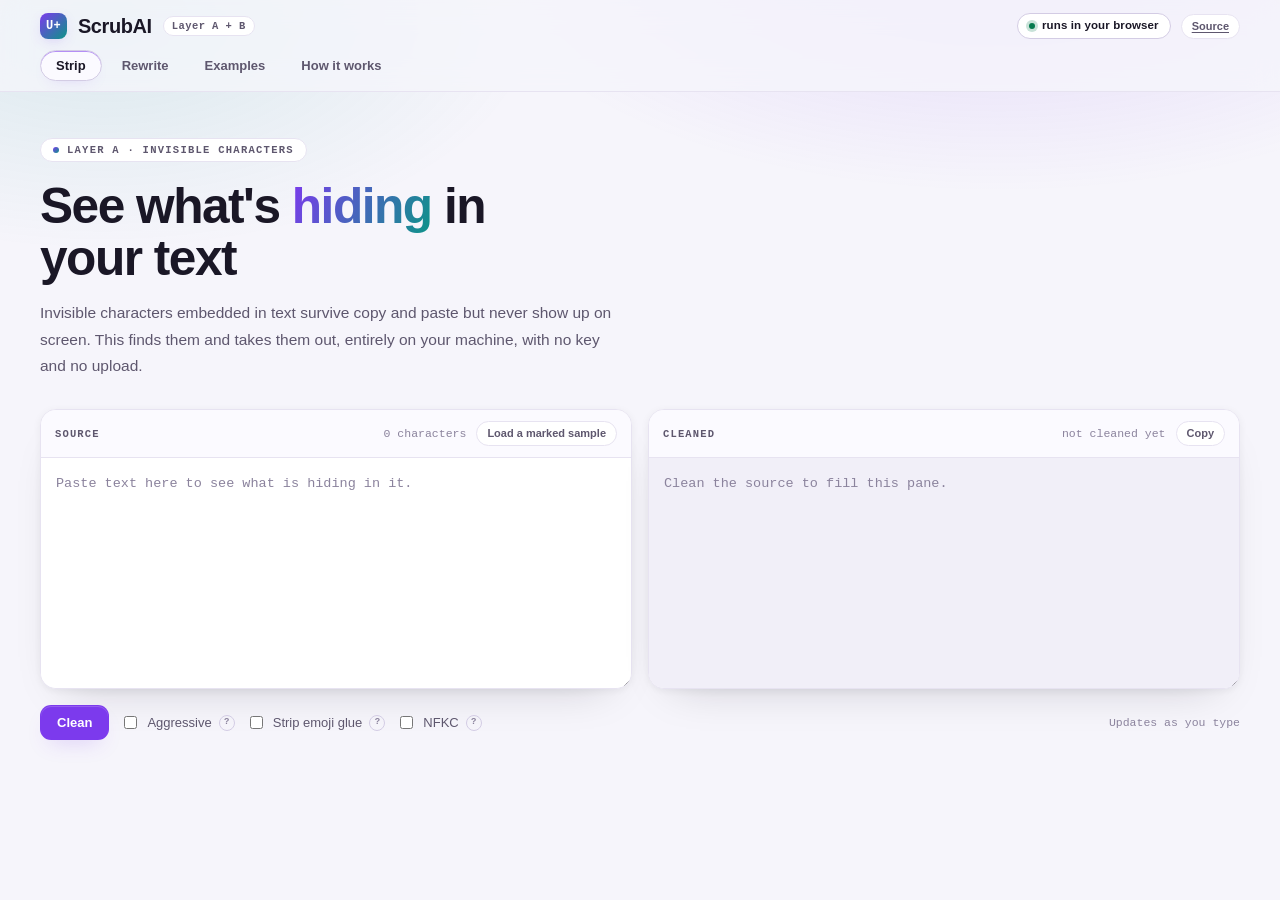
<file: web/index.html>
<!DOCTYPE html>
<html lang="en">
<head>
<meta charset="utf-8">
<meta name="viewport" content="width=device-width, initial-scale=1">
<title>ScrubAI: strip AI watermarks from text</title>
<meta name="description" content="Remove invisible Unicode watermarks and displace statistical token-sampling watermarks. Runs entirely in your browser.">

<!-- Metadata for link previews when the page is shared. -->
<link rel="canonical" href="https://yasir-mo.github.io/AI-watermark-remover-GUI/">
<meta property="og:type" content="website">
<meta property="og:site_name" content="ScrubAI">
<meta property="og:title" content="ScrubAI: strip AI watermarks from text">
<meta property="og:description" content="Find and remove invisible Unicode characters hidden in text, then rewrite through a second model to displace statistical watermarks. No account, no upload, and no server. It runs in your browser.">
<meta property="og:url" content="https://yasir-mo.github.io/AI-watermark-remover-GUI/">
<meta name="twitter:card" content="summary">
<meta name="twitter:title" content="ScrubAI: strip AI watermarks from text">
<meta name="twitter:description" content="Invisible Unicode watermarks, revealed and removed in your browser. Bring your own key for the rewrite layer, or use it with no key at all.">

<!-- No server, and the page handles API keys, so script injection is the only
     realistic way a key leaks. Lock the origins down. 'wasm-unsafe-eval' and
     the jsdelivr/huggingface entries exist solely for the opt-in local model;
     nothing loads from them until the visitor clicks. -->
<!-- connect-src must allow plain http to loopback: the "custom OpenAI-compatible"
     provider exists so people can point at Ollama, LM Studio or llama.cpp on
     their own machine, and those serve http://localhost. A bare `https:` here
     blocked that, and the failure surfaced as a generic network error.
     Loopback is not a meaningful exfiltration path.
     frame-ancestors is deliberately absent: it is ignored in a <meta> CSP, and
     GitHub Pages cannot set response headers, so listing it would only imply a
     protection that is not actually in force. -->
<meta http-equiv="Content-Security-Policy" content="
  default-src 'self';
  script-src 'self' https://cdn.jsdelivr.net 'wasm-unsafe-eval';
  style-src 'self' 'unsafe-inline';
  img-src 'self' data:;
  connect-src https: http://localhost:* http://127.0.0.1:*;
  worker-src 'self' blob:;
  base-uri 'none';
  form-action 'none';
  object-src 'none'">
<meta name="referrer" content="no-referrer">

<link rel="stylesheet" href="./styles.css">
<link rel="icon" href="data:image/svg+xml,<svg xmlns='http://www.w3.org/2000/svg' viewBox='0 0 32 32'><text y='26' font-size='26'>◍</text></svg>">
</head>
<body>

<div class="topbar">
<header class="masthead">
  <div class="brand">
    <span class="brand-mark" aria-hidden="true">U+</span>
    <h1>ScrubAI</h1>
    <span class="version" id="version">Layer A + B</span>
  </div>
  <div class="masthead-right">
    <span class="lamp on" title="Nothing you type is sent to this site's server, because it does not have one.">
      runs in your browser
    </span>
    <a class="mini" id="repo-link" href="https://github.com/yasir-mo/AI-watermark-remover-GUI" target="_blank" rel="noopener">Source</a>
  </div>
</header>

<nav class="tabs" role="tablist">
  <button role="tab" class="tab is-active" data-tab="strip" aria-selected="true">Strip</button>
  <button role="tab" class="tab" data-tab="rewrite" aria-selected="false">Rewrite</button>
  <button role="tab" class="tab" data-tab="examples" aria-selected="false">Examples</button>
  <button role="tab" class="tab" data-tab="about" aria-selected="false">How it works</button>
</nav>
</div><!-- .topbar -->

<main>

<!-- ═══════════════════════════════════════════════════ STRIP (Layer A) ══ -->
<section class="panel" id="tab-strip" role="tabpanel">

  <div class="hero">
    <span class="eyebrow">Layer A · Invisible characters</span>
    <h1 class="hero-title">See what's <span class="grad">hiding</span> in your text</h1>
    <p class="lede">
      Invisible characters embedded in text survive copy and paste but never show
      up on screen. This finds them and takes them out, entirely on your machine,
      with no key and no upload.
    </p>
  </div>

  <div class="split">
    <div class="pane">
      <div class="pane-head">
        <h2>Source</h2>
        <span class="pane-meta" id="src-count">0 characters</span>
        <button class="mini" id="load-sample" type="button">Load a marked sample</button>
      </div>
      <textarea id="src" spellcheck="false"
        placeholder="Paste text here to see what is hiding in it."></textarea>
    </div>

    <div class="pane">
      <div class="pane-head">
        <h2>Cleaned</h2>
        <span class="pane-meta" id="out-count">not cleaned yet</span>
        <button class="mini" id="copy-out" type="button">Copy</button>
      </div>
      <textarea id="out" spellcheck="false" readonly
        placeholder="Clean the source to fill this pane."></textarea>
    </div>
  </div>

  <div class="controls">
    <button class="btn btn-primary" id="btn-clean" type="button">Clean</button>
    <label class="check"><input type="checkbox" id="opt-aggressive"> Aggressive
      <span class="hint" title="Also fold Cyrillic, Greek and fullwidth lookalikes to ASCII. This corrupts text that is genuinely Cyrillic or Greek.">?</span></label>
    <label class="check"><input type="checkbox" id="opt-glue"> Strip emoji glue
      <span class="hint" title="Removes joiners that emoji sequences and Persian, Devanagari and Khmer text depend on. This will break them.">?</span></label>
    <label class="check"><input type="checkbox" id="opt-nfkc"> NFKC
      <span class="hint" title="Apply Unicode NFKC normalization after cleaning.">?</span></label>
    <span class="pane-meta" id="live-note">Updates as you type</span>
  </div>

  <div id="sample-note" class="callout" hidden></div>

  <div class="reveal-block" id="reveal-block" hidden>
    <div class="section-head">
      <h3>Reveal</h3>
      <p>Every hidden character, materialized where it sits. Hover for details.</p>
    </div>
    <div class="ruler" id="ruler" aria-hidden="true"></div>
    <div class="reveal" id="reveal"></div>
  </div>

  <div class="findings-block" id="findings-block" hidden>
    <div class="section-head">
      <h3>Findings</h3>
      <p id="findings-summary"></p>
    </div>
    <div class="table-wrap">
      <table class="data" id="findings">
        <thead><tr>
          <th>Codepoint</th><th>Name</th><th>Kind</th>
          <th class="num">Count</th><th class="num">Kept</th><th>Offsets</th>
        </tr></thead>
        <tbody></tbody>
      </table>
    </div>
    <p class="footnote" id="kept-note" hidden></p>
  </div>
</section>

<!-- ═════════════════════════════════════════════════ REWRITE (Layer B) ══ -->
<section class="panel" id="tab-rewrite" role="tabpanel" hidden>

  <p class="lede">
    Some models bias their own token sampling with a secret key, so the
    watermark is the word choices, so there is nothing to delete. A second model
    rewrites the prose from its own distribution, and the original pattern does
    not carry over.
  </p>

  <div class="mode-picker" role="radiogroup" aria-label="Rewrite mode">
    <label class="mode">
      <input type="radio" name="rwmode" value="examples" checked>
      <span class="mode-title">See examples</span>
      <span class="mode-sub">No key, instant. Worked before/after pairs.</span>
    </label>
    <label class="mode">
      <input type="radio" name="rwmode" value="key">
      <span class="mode-title">Use my API key</span>
      <span class="mode-sub">Best quality. Free tiers available. Key stays in this tab.</span>
    </label>
    <label class="mode">
      <input type="radio" name="rwmode" value="local">
      <span class="mode-title">Run a model in my browser</span>
      <span class="mode-sub">No key at all. Large download, weaker output.</span>
    </label>
  </div>

  <!-- BYOK config -->
  <div id="cfg-key" hidden>
    <div class="privacy">
      <strong>Your key goes straight from this page to the provider.</strong>
      This site has no server, so there is nowhere else for it to go. Open your
      browser's network tab and you will see exactly one request, to the
      provider's own domain. The key is kept for this tab only unless you tick
      “remember”.
    </div>

    <div class="grid2">
      <label class="field">
        <span>Provider</span>
        <select id="rw-provider"></select>
        <em class="field-note" id="provider-note"></em>
      </label>

      <label class="field">
        <span>Model</span>
        <input type="text" id="rw-model" spellcheck="false" list="model-list">
        <datalist id="model-list"></datalist>
        <em class="field-note" id="model-note"></em>
      </label>
    </div>

    <label class="field" id="endpoint-field" hidden>
      <span>Endpoint URL</span>
      <input type="text" id="rw-endpoint" spellcheck="false"
             placeholder="https://host/v1/chat/completions">
    </label>

    <label class="field">
      <span>API key <em id="key-state"></em></span>
      <span class="key-row">
        <input type="password" id="rw-key" autocomplete="off" spellcheck="false"
               placeholder="paste your key">
        <button class="mini" id="key-show" type="button">Show</button>
        <button class="mini" id="key-clear" type="button">Forget</button>
      </span>
      <em class="field-note" id="key-note"></em>
    </label>

    <label class="check">
      <input type="checkbox" id="key-remember"> Remember on this device
      <span class="hint" title="Stores the key in localStorage so it survives closing the tab. Anyone with access to this browser profile can read it.">?</span>
    </label>

    <p class="footnote" id="get-key-line"></p>
  </div>

  <!-- Local model config -->
  <div id="cfg-local" hidden>
    <div class="callout warn" id="webgpu-warn" hidden></div>
    <div class="grid2">
      <label class="field">
        <span>Model</span>
        <select id="local-model"></select>
        <em class="field-note">Downloaded once, then cached by your browser.</em>
      </label>
      <div class="field">
        <span>Status</span>
        <div class="progress"><div class="progress-fill" id="local-progress"></div></div>
        <em class="field-note" id="local-status">Not loaded.</em>
      </div>
    </div>
    <div class="callout">
      A model this small is a weak paraphraser. It shows the mechanism without
      showing Layer B at its best. For real work, a free-tier key with a large
      model gives far better results.
    </div>
  </div>

  <!-- Shared knobs -->
  <div id="cfg-shared" hidden>
    <div class="grid2">
      <label class="field">
        <span>Strength</span>
        <select id="rw-strength"></select>
        <em class="field-note" id="strength-note"></em>
      </label>
      <label class="field">
        <span>Temperature <output id="rw-temp-val">0.9</output></span>
        <input type="range" id="rw-temp" min="0" max="2" step="0.1" value="0.9">
        <em class="field-note">Higher wanders further from the original wording.</em>
      </label>
    </div>
    <label class="field">
      <span>Candidates <output id="rw-cand-val">1</output></span>
      <input type="range" id="rw-cand" min="1" max="5" step="1" value="1">
      <em class="field-note">Generate several, keep the one that diverges most. Costs one call each.</em>
    </label>
  </div>

  <div class="split" id="rw-panes" hidden>
    <div class="pane">
      <div class="pane-head">
        <h2>Your text</h2>
        <span class="pane-meta" id="rw-src-count">0 characters</span>
      </div>
      <textarea id="rw-src" spellcheck="false"
        placeholder="Paste the text you want rewritten."></textarea>
    </div>
    <div class="pane">
      <div class="pane-head">
        <h2>Rewritten</h2>
        <span class="pane-meta" id="rw-out-count">no result yet</span>
        <button class="mini" id="rw-copy" type="button">Copy</button>
      </div>
      <textarea id="rw-out" spellcheck="false" readonly
        placeholder="The rewritten text appears here."></textarea>
    </div>
  </div>

  <div class="controls" id="rw-controls" hidden>
    <button class="btn btn-primary" id="rw-run" type="button">Rewrite</button>
    <button class="btn" id="rw-preview" type="button">Show the exact prompt</button>
    <button class="btn" id="rw-cancel" type="button" hidden>Cancel</button>
    <span class="pane-meta" id="rw-progress"></span>
  </div>

  <div id="rw-result" hidden>
    <div class="section-head"><h3>Result</h3><p id="rw-stats"></p></div>
    <div class="meter" id="div-meter" hidden>
      <div class="meter-bar"><div class="meter-fill" id="div-fill"></div></div>
      <span class="meter-label" id="div-label"></span>
    </div>
    <p class="footnote"><span class="meter-label" id="len-label"></span></p>
    <ul class="notes" id="rw-notes"></ul>
  </div>

  <div id="rw-prompt-block" hidden>
    <div class="section-head">
      <h3>Prompt</h3>
      <p>Byte-for-byte what would be sent. Nothing else is added.</p>
    </div>
    <pre class="preview" id="rw-prompt"></pre>
  </div>

  <!-- Examples mode -->
  <div id="cfg-examples">
    <div class="callout">
      <strong>These “after” texts are written by hand to illustrate the goal of
      each setting.</strong> They are not model output and this page does not
      pretend otherwise. The divergence score under each one is real, computed
      live by the same function that scores an actual rewrite.
    </div>
    <div id="examples-list"></div>
  </div>
</section>

<!-- ══════════════════════════════════════════════════════════ EXAMPLES ══ -->
<section class="panel" id="tab-examples" role="tabpanel" hidden>
  <div class="section-head">
    <h3>What gets found</h3>
    <p>Each button loads real text into the Strip tab. Nothing is simulated.</p>
  </div>
  <div class="cards" id="demo-cards"></div>
</section>

<!-- ═════════════════════════════════════════════════════════════ ABOUT ══ -->
<section class="panel" id="tab-about" role="tabpanel" hidden>
  <div class="prose">
    <h3>Two different problems</h3>
    <p>
      <strong>Layer A, invisible characters.</strong> Zero-width spaces,
      joiners, bidi controls, variation selectors and Unicode tag characters can
      be embedded in text without showing on screen. Tag characters can carry a
      whole hidden string. Removing them is deterministic and lossless: they are
      either present or they are not, and you can verify the result by running
      the scan again. This runs in your browser, in JavaScript, with no key.
    </p>
    <p>
      <strong>Layer B, statistical watermarks.</strong> A model can bias its
      own token sampling with a secret key. Kirchenbauer's KGW scheme hashes
      preceding tokens to split the vocabulary into a green list and a red list,
      then nudges green tokens upward. Google's SynthID-Text runs a tournament
      between candidates instead. Either way the mark <em>is</em> the word
      choices, so there is nothing to delete. A second model rewriting the prose
      samples from its own distribution and does not reproduce the first model's
      pattern.
    </p>

    <h3>What this does not do</h3>
    <ul>
      <li>
        <strong>Layer B is not a guarantee.</strong> It displaces a token-level
        watermark; it does not prove absence. It is weaker against
        paragraph-level schemes such as SemStamp and PostMark than against the
        token-level ones currently deployed. Nothing here makes text
        “undetectable”.
      </li>
      <li>
        <strong>Rewriting costs quality.</strong> If you would rewrite with a
        cheaper model anyway, generating with that model directly is simpler.
        Layer B is useful when you wanted a stronger model's reasoning and will
        spend a paraphrase pass on hygiene.
      </li>
      <li>
        <strong>Use a different vendor.</strong> Rewriting Claude output with
        Claude, or Gemini output with Gemini, can re-apply the same mark.
      </li>
      <li>
        <strong>This page is text only.</strong> Files, image metadata, C2PA
        manifests and PDFs need the local tool.
      </li>
    </ul>

    <h3>Where your data goes</h3>
    <p>
      Layer A never leaves your browser. Layer B sends your text to whichever
      provider you choose, using your key, directly. This site has no backend
      to route it through. The opt-in in-browser model sends nothing anywhere,
      but downloads model weights from a CDN on first use.
    </p>

    <h3>Providers</h3>
    <p>
      A browser can only call providers that permit cross-origin requests. These
      were verified by preflight; the ones that block browsers still work in the
      local app, where a Python process makes the call and CORS never applies.
    </p>
    <div class="table-wrap">
      <table class="data" id="provider-table">
        <thead><tr><th>Provider</th><th>From this page</th><th>Notes</th></tr></thead>
        <tbody></tbody>
      </table>
    </div>

    <h3>The full toolkit</h3>
    <p>
      This page is the text half. The local tool also strips C2PA manifests,
      EXIF, XMP and document properties from PNG, JPEG, WebP, SVG, PDF, DOCX,
      ODT, HTML and Markdown, and ships a CLI, an HTTP service and an agent
      skill.
      <a id="repo-link-2" href="https://github.com/yasir-mo/AI-watermark-remover-GUI" target="_blank" rel="noopener">Source and install instructions</a>.
    </p>
  </div>
</section>

</main>

<div class="toast" id="toast" hidden role="status" aria-live="polite"></div>

<script type="module" src="./src/app.js"></script>
<noscript>
  <p style="padding:24px">This tool runs entirely in the browser, so it needs JavaScript enabled.</p>
</noscript>
</body>
</html>
</file>
<file: web/styles.css>
/* scrubai styles: a forensic instrument, dark by default.
   The subject is codepoint notation, so monospace is the data face and a clean
   sans carries the shell. Colour is a taxonomy: each finding kind owns one hue,
   and those hues light up against a quiet indigo-charcoal ground.
   The base below is shared with the local UI (ui/style.css); the web-only
   additions follow after the divider. */

:root {
  color-scheme: dark;

  /* Neutral shell: indigo-tinted, never pure black. */
  --paper:      #0B0A12;
  --surface:    #17141F;
  --surface-2:  #1E1A29;
  --sunk:       #0E0C16;
  --ink:        #ECEAF5;
  --muted:      #A49CB8;
  --faint:      #6F6785;
  --rule:       #272235;
  --rule-hard:  #392F4E;

  /* Accent through-line (violet, from the U+ brand mark) and a teal signal. */
  --accent:     #8B5CF6;
  --accent-lo:  #7C3AED;
  --accent-2:   #22D3B7;
  --accent-ink: #FFFFFF;
  --glow:       color-mix(in srgb, var(--accent) 55%, transparent);

  /* Finding taxonomy, tuned for a dark ground. */
  --k-zwj:      #B092FF;
  --k-bidi:     #FF79B0;
  --k-tag:      #6FB0FF;
  --k-vs:       #34D6C6;
  --k-pua:      #FF9E63;
  --k-space:    #F0C25A;
  --k-conf:     #9AA4B4;
  --k-strip:    #B092FF;
  --k-other:    #C3B2E6;

  --ok:         #34D399;
  --off:        #4A4360;
  --warn:       #F0B24A;
  --danger:     #FF6B87;

  --mono: ui-monospace, "Cascadia Mono", "SF Mono", "JetBrains Mono", Menlo,
          Consolas, "Liberation Mono", monospace;
  --sans: ui-sans-serif, -apple-system, "Segoe UI Variable Text", "Segoe UI",
          Roboto, "Helvetica Neue", Arial, sans-serif;

  --r-sm: 7px;
  --r:    11px;
  --r-lg: 16px;

  --shadow-sm: 0 1px 2px rgba(0,0,0,.5);
  --shadow:    0 2px 6px rgba(0,0,0,.34), 0 20px 44px -22px rgba(0,0,0,.72);
  --shadow-lg: 0 12px 54px -14px rgba(0,0,0,.8);
}

/* Light stays close to the original forensic palette. */
@media (prefers-color-scheme: light) {
  :root {
    color-scheme: light;

    --paper:      #F6F5FB;
    --surface:    #FFFFFF;
    --surface-2:  #FBFAFF;
    --sunk:       #F1EFF8;
    --ink:        #1A1726;
    --muted:      #5E576E;
    --faint:      #8B839D;
    --rule:       #E7E3F1;
    --rule-hard:  #D3CCE4;

    --accent:     #7C3AED;
    --accent-lo:  #6D28D9;
    --accent-2:   #0D9488;
    --accent-ink: #FFFFFF;
    --glow:       color-mix(in srgb, var(--accent) 26%, transparent);

    --k-zwj:      #7B2FF7;
    --k-bidi:     #D6006E;
    --k-tag:      #0057D9;
    --k-vs:       #00807A;
    --k-pua:      #C2410C;
    --k-space:    #A16207;
    --k-conf:     #5B6472;
    --k-strip:    #7B2FF7;
    --k-other:    #4B3F63;

    --ok:         #067A4E;
    --off:        #B3AABF;
    --warn:       #B45309;
    --danger:     #C81E4A;

    --shadow-sm: 0 1px 2px rgba(22,20,28,.06);
    --shadow:    0 2px 8px rgba(22,20,28,.06), 0 20px 44px -26px rgba(22,20,28,.22);
    --shadow-lg: 0 22px 62px -20px rgba(22,20,28,.26);
  }

  /* Saturated taxonomy hues in light mode read better with white text. */
  .chip:not(.is-kept), .kindtag, .verb { color: #fff; }
}

* { box-sizing: border-box; }

/* The `hidden` attribute is only display:none in the UA stylesheet, so any
   author rule that sets display (a .split grid, a .controls flex) beats it and
   the element stays on screen. This makes hidden take effect. */
[hidden] { display: none !important; }

html { -webkit-text-size-adjust: 100%; }

body {
  margin: 0;
  background: var(--paper);
  color: var(--ink);
  font: 15px/1.55 var(--sans);
  font-variant-numeric: tabular-nums;
  -webkit-font-smoothing: antialiased;
  text-rendering: optimizeLegibility;
}

/* A soft ambient wash so the dark ground has depth rather than reading flat. */
body::before {
  content: "";
  position: fixed;
  inset: 0;
  z-index: -1;
  pointer-events: none;
  background:
    radial-gradient(60% 42% at 78% -8%, color-mix(in srgb, var(--accent) 16%, transparent), transparent 70%),
    radial-gradient(50% 38% at 8% 2%, color-mix(in srgb, var(--accent-2) 12%, transparent), transparent 68%);
}

h1, h2, h3 { margin: 0; font-weight: 600; }

a { color: var(--accent); text-underline-offset: 2px; }
a:hover { color: var(--accent-lo); }

/* ─────────────────────────────────────────────────────── top bar */

.topbar {
  position: sticky;
  top: 0;
  z-index: 30;
  background: color-mix(in srgb, var(--paper) 80%, transparent);
  backdrop-filter: saturate(1.5) blur(14px);
  -webkit-backdrop-filter: saturate(1.5) blur(14px);
  border-bottom: 1px solid var(--rule);
}

.masthead {
  display: flex; align-items: center; justify-content: space-between;
  gap: 16px; flex-wrap: wrap;
  padding: 13px clamp(16px, 4vw, 40px) 11px;
}

.brand { display: flex; align-items: center; gap: 11px; }

.brand-mark {
  display: inline-grid; place-items: center;
  min-width: 26px; height: 26px; padding: 0 6px;
  font: 700 12px/1 var(--mono);
  letter-spacing: .02em;
  color: #fff;
  background: linear-gradient(135deg, var(--accent), var(--accent-2));
  border-radius: 8px;
  box-shadow: 0 4px 14px -4px var(--glow);
}

.brand h1 {
  font: 700 20px/1 var(--sans);
  letter-spacing: -.02em;
}

.version {
  font: 600 10.5px/1 var(--mono);
  letter-spacing: .04em;
  color: var(--muted);
  padding: 4px 8px;
  border: 1px solid var(--rule);
  border-radius: 999px;
  background: var(--surface);
}

.lamps { display: flex; gap: 6px; flex-wrap: wrap; }

.lamp {
  display: inline-flex; align-items: center; gap: 7px;
  font: 600 11.5px/1 var(--sans);
  letter-spacing: .01em;
  padding: 6px 11px;
  border: 1px solid var(--rule);
  border-radius: 999px;
  color: var(--muted);
  background: var(--surface);
}
.lamp::before {
  content: ""; width: 6px; height: 6px; border-radius: 50%;
  background: var(--off);
}
.lamp.on { color: var(--ink); border-color: var(--rule-hard); }
.lamp.on::before {
  background: var(--ok);
  box-shadow: 0 0 0 3px color-mix(in srgb, var(--ok) 22%, transparent);
}

/* ──────────────────────────────────────────────────────── tabs */

.tabs {
  display: flex; gap: 4px;
  padding: 0 clamp(16px, 4vw, 40px) 10px;
  overflow-x: auto;
  scrollbar-width: none;
}
.tabs::-webkit-scrollbar { display: none; }

.tab {
  appearance: none;
  border: 1px solid transparent;
  background: none;
  padding: 8px 15px;
  border-radius: 999px;
  font: 600 13px/1 var(--sans);
  color: var(--muted);
  cursor: pointer;
  white-space: nowrap;
  transition: color .14s, background .14s, border-color .14s;
}
.tab:hover { color: var(--ink); background: color-mix(in srgb, var(--ink) 7%, transparent); }
.tab.is-active {
  color: var(--ink);
  background: var(--surface-2);
  border-color: var(--rule-hard);
  box-shadow: 0 1px 0 color-mix(in srgb, var(--accent) 55%, transparent) inset,
              0 6px 16px -10px var(--glow);
}
.tab:focus-visible { outline: 2px solid var(--accent); outline-offset: 2px; }

main {
  padding: clamp(22px, 3.4vw, 40px) clamp(16px, 4vw, 40px) 96px;
  max-width: 1500px;
  margin: 0 auto;
}

/* ─────────────────────────────────────────────────── split panes */

.split {
  display: grid;
  grid-template-columns: 1fr 1fr;
  gap: 16px;
}
@media (max-width: 860px) { .split { grid-template-columns: 1fr; } }

.pane {
  display: flex; flex-direction: column;
  background: var(--surface);
  border: 1px solid var(--rule);
  border-radius: var(--r-lg);
  box-shadow: var(--shadow);
  overflow: hidden;
}

.pane-head {
  display: flex; align-items: center; gap: 10px;
  padding: 11px 14px;
  border-bottom: 1px solid var(--rule);
  background: var(--surface-2);
}

.pane-head h2 {
  font: 700 10.5px/1 var(--mono);
  letter-spacing: .11em;
  text-transform: uppercase;
  color: var(--muted);
}

.pane-meta {
  font: 500 11.5px/1 var(--mono);
  color: var(--faint);
  margin-left: auto;
}

.pane-head .mini { margin-left: 0; }

textarea {
  width: 100%;
  min-height: 230px;
  resize: vertical;
  border: 0;
  padding: 15px;
  background: var(--surface);
  color: var(--ink);
  font: 13.5px/1.65 var(--mono);
  tab-size: 2;
}
textarea:focus { outline: 2px solid var(--accent); outline-offset: -2px; }
textarea[readonly] { background: var(--sunk); }
textarea::placeholder { color: var(--faint); }

/* ───────────────────────────────────────────────────── controls */

.controls {
  display: flex; align-items: center; gap: 11px; flex-wrap: wrap;
  margin: 16px 0 0;
}

.btn {
  appearance: none;
  border: 1px solid var(--rule-hard);
  background: var(--surface-2);
  color: var(--ink);
  font: 600 13px/1 var(--sans);
  padding: 10px 16px;
  border-radius: var(--r);
  cursor: pointer;
  box-shadow: var(--shadow-sm);
  transition: border-color .14s, background .14s, transform .06s, box-shadow .14s;
}
.btn:hover:not(:disabled) {
  border-color: color-mix(in srgb, var(--accent) 60%, var(--rule-hard));
  background: color-mix(in srgb, var(--accent) 9%, var(--surface-2));
}
.btn:active:not(:disabled) { transform: translateY(1px); }
.btn:disabled { opacity: .45; cursor: not-allowed; }
.btn:focus-visible { outline: 2px solid var(--accent); outline-offset: 2px; }

.btn-primary {
  background: var(--accent);
  border-color: transparent;
  color: var(--accent-ink);
  box-shadow: 0 1px 0 rgba(255,255,255,.18) inset,
              0 10px 22px -10px var(--glow);
}
.btn-primary:hover:not(:disabled) {
  background: var(--accent-lo);
  border-color: transparent;
}

.chev { margin-left: 7px; opacity: .7; }

.mini {
  appearance: none; border: 1px solid var(--rule);
  background: var(--surface); color: var(--muted);
  font: 600 11px/1 var(--sans);
  padding: 6px 10px; border-radius: 999px; cursor: pointer;
  transition: color .14s, border-color .14s, background .14s;
}
.mini:hover { color: var(--ink); border-color: var(--rule-hard); background: var(--surface-2); }

.check {
  display: inline-flex; align-items: center; gap: 7px;
  font-size: 13px; color: var(--muted); cursor: pointer;
}
.check input { accent-color: var(--accent); }

.hint {
  display: inline-grid; place-items: center;
  width: 16px; height: 16px; border-radius: 50%;
  border: 1px solid var(--rule-hard);
  font: 700 9px/1 var(--mono); color: var(--faint);
  cursor: help;
}
.hint:hover { color: var(--ink); border-color: var(--accent); }

/* ──────────────────────────────────────────── section headers */

.section-head { margin: 34px 0 14px; }
.section-head h3 {
  font: 700 10.5px/1 var(--mono);
  letter-spacing: .11em; text-transform: uppercase;
  color: var(--muted);
}
.section-head p {
  margin: 6px 0 0; font-size: 13px; color: var(--faint); max-width: 68ch;
}

/* ══════════════════════════ SIGNATURE: the reveal ══════════ */

.reveal-block { margin-top: 14px; }

.ruler {
  position: relative;
  height: 22px;
  margin-bottom: 10px;
  border-bottom: 1px solid var(--rule-hard);
  background:
    repeating-linear-gradient(90deg,
      var(--rule) 0 1px, transparent 1px 10%);
  border-radius: 2px 2px 0 0;
}

.tick {
  position: absolute; bottom: 0;
  width: 2px; height: 14px;
  border-radius: 1px;
  transform: translateX(-1px);
}
.tick::after {
  content: ""; position: absolute; inset: auto 0 0;
  height: 22px; width: 2px;
  background: inherit; opacity: .18;
}

.reveal {
  background: var(--sunk);
  border: 1px solid var(--rule);
  border-radius: var(--r-lg);
  padding: 16px 17px;
  font: 13.5px/2.15 var(--mono);
  white-space: pre-wrap;
  word-break: break-word;
  max-height: 340px;
  overflow: auto;
  box-shadow: inset 0 1px 3px rgba(0,0,0,.35);
}

.chip {
  display: inline-block;
  font: 700 9.5px/1 var(--mono);
  letter-spacing: .04em;
  padding: 3px 4px 2px;
  border-radius: 4px;
  vertical-align: 2px;
  margin: 0 1px;
  color: #10101a;
  cursor: help;
  box-shadow: 0 2px 12px -3px color-mix(in srgb, var(--chip-c, var(--accent)) 70%, transparent);
  animation: bloom .32s cubic-bezier(.2,.9,.3,1.2) both;
  animation-delay: var(--d, 0ms);
}

@keyframes bloom {
  from { opacity: 0; transform: scale(.55); }
  to   { opacity: 1; transform: scale(1); }
}

@media (prefers-reduced-motion: reduce) {
  .chip { animation: none; }
}

.chip[data-kind="zwj_family"]        { background: var(--k-zwj);   --chip-c: var(--k-zwj); }
.chip[data-kind="bidi"]              { background: var(--k-bidi);  --chip-c: var(--k-bidi); }
.chip[data-kind="tag_chars"]         { background: var(--k-tag);   --chip-c: var(--k-tag); }
.chip[data-kind="variation_selector"]{ background: var(--k-vs);    --chip-c: var(--k-vs); }
.chip[data-kind="private_use"]       { background: var(--k-pua);   --chip-c: var(--k-pua); }
.chip[data-kind="space"]             { background: var(--k-space); --chip-c: var(--k-space); }
.chip[data-kind="confusable"]        { background: var(--k-conf);  --chip-c: var(--k-conf); }
.chip[data-kind="strip"]             { background: var(--k-strip); --chip-c: var(--k-strip); }
.chip[data-kind="other_cf"]          { background: var(--k-other); --chip-c: var(--k-other); }

.chip.is-kept {
  background: var(--surface);
  color: var(--muted);
  border: 1px dashed var(--rule-hard);
  box-shadow: none;
  padding: 2px 3px 1px;
}

/* ──────────────────────────────────────────────────── tables */

.table-wrap {
  overflow-x: auto;
  border: 1px solid var(--rule);
  border-radius: var(--r-lg);
  background: var(--surface);
  box-shadow: var(--shadow);
}

table.data { width: 100%; border-collapse: collapse; font-size: 13px; }

table.data th {
  text-align: left;
  font: 700 10.5px/1 var(--mono);
  letter-spacing: .08em; text-transform: uppercase;
  color: var(--faint);
  padding: 12px 13px;
  border-bottom: 1px solid var(--rule);
  background: var(--surface-2);
  white-space: nowrap;
}

table.data td {
  padding: 10px 13px;
  border-bottom: 1px solid var(--rule);
  vertical-align: top;
}
table.data tbody tr { transition: background .12s; }
table.data tbody tr:hover { background: color-mix(in srgb, var(--accent) 5%, transparent); }
table.data tr:last-child td { border-bottom: 0; }
table.data .num { text-align: right; }

.cp { font: 700 12.5px/1 var(--mono); }
.uname { font-size: 12.5px; color: var(--muted); }
.offsets { font: 11.5px/1.5 var(--mono); color: var(--faint); }

.kindtag {
  display: inline-block;
  font: 700 10px/1 var(--mono);
  letter-spacing: .04em;
  padding: 4px 7px 3px;
  border-radius: 999px;
  color: #10101a;
}
.kindtag[data-kind="zwj_family"]        { background: var(--k-zwj); }
.kindtag[data-kind="bidi"]              { background: var(--k-bidi); }
.kindtag[data-kind="tag_chars"]         { background: var(--k-tag); }
.kindtag[data-kind="variation_selector"]{ background: var(--k-vs); }
.kindtag[data-kind="private_use"]       { background: var(--k-pua); }
.kindtag[data-kind="space"]             { background: var(--k-space); }
.kindtag[data-kind="confusable"]        { background: var(--k-conf); }
.kindtag[data-kind="strip"]             { background: var(--k-strip); }
.kindtag[data-kind="other_cf"]          { background: var(--k-other); }

.kept-note { font-size: 11.5px; color: var(--ok); }

/* ────────────────────────────────────────────────────── diff */

.diff {
  background: var(--sunk);
  border: 1px solid var(--rule);
  border-radius: var(--r-lg);
  padding: 16px 17px;
  font: 13.5px/1.95 var(--mono);
  white-space: pre-wrap; word-break: break-word;
  max-height: 300px; overflow: auto;
  box-shadow: inset 0 1px 3px rgba(0,0,0,.35);
}
.d-del {
  background: color-mix(in srgb, var(--danger) 20%, transparent);
  color: var(--danger);
  text-decoration: line-through;
  border-radius: 3px; padding: 0 2px;
}
.d-rep {
  background: color-mix(in srgb, var(--k-space) 22%, transparent);
  border: 1px solid var(--k-space);
  border-radius: 3px; padding: 0 2px;
}
.d-ins {
  background: color-mix(in srgb, var(--ok) 20%, transparent);
  color: var(--ok); border-radius: 3px;
}

/* ───────────────────────────────────────────────── drop zone */

.drop {
  border: 1.5px dashed var(--rule-hard);
  border-radius: var(--r-lg);
  background: var(--surface);
  padding: 52px 24px;
  text-align: center;
  cursor: pointer;
  transition: border-color .14s, background .14s, box-shadow .14s;
}
.drop:hover, .drop:focus-visible {
  border-color: var(--accent);
  outline: none;
  box-shadow: 0 14px 40px -22px var(--glow);
}
.drop.is-over {
  border-color: var(--accent);
  background: color-mix(in srgb, var(--accent) 9%, var(--surface));
}
.drop-slim { padding: 30px 20px; }

.drop-mark {
  display: block; font-size: 34px;
  margin-bottom: 10px; line-height: 1;
  background: linear-gradient(135deg, var(--accent), var(--accent-2));
  -webkit-background-clip: text; background-clip: text;
  -webkit-text-fill-color: transparent;
}
.drop-title { margin: 0 0 6px; font-weight: 600; font-size: 15.5px; }
.drop-sub {
  margin: 0 0 18px;
  font: 11.5px/1.7 var(--mono);
  color: var(--faint);
}

/* ──────────────────────────────────────────────── file cards */

.filecard {
  margin-top: 22px;
  background: var(--surface);
  border: 1px solid var(--rule);
  border-radius: var(--r-lg);
  padding: 18px;
  box-shadow: var(--shadow);
}
.filecard-head {
  display: flex; gap: 14px; align-items: flex-start;
  justify-content: space-between; flex-wrap: wrap;
}
.filecard-head h3 { font: 700 15px/1.35 var(--mono); word-break: break-all; }

.verdict {
  margin-top: 15px; padding: 12px 14px;
  border-radius: var(--r);
  font-size: 13.5px;
  border: 1px solid var(--rule);
  background: var(--sunk);
}
.verdict.hit {
  border-color: color-mix(in srgb, var(--danger) 45%, transparent);
  background: color-mix(in srgb, var(--danger) 12%, var(--surface));
}
.verdict.clear {
  border-color: color-mix(in srgb, var(--ok) 45%, transparent);
  background: color-mix(in srgb, var(--ok) 12%, var(--surface));
}
.verdict strong { font-weight: 600; }

.two-col { display: grid; grid-template-columns: 1fr 1fr; gap: 22px; }
@media (max-width: 860px) { .two-col { grid-template-columns: 1fr; } }

.findlist { list-style: none; margin: 0; padding: 0; }
.findlist li {
  display: flex; gap: 10px; align-items: flex-start;
  padding: 9px 12px;
  border: 1px solid var(--rule);
  border-radius: var(--r-sm);
  background: var(--surface);
  margin-bottom: 6px;
  font-size: 13px;
}
.findlist .detail { word-break: break-word; min-width: 0; }
.findlist .empty {
  color: var(--faint); border-style: dashed; justify-content: center;
}

/* ────────────────────────────────────────────────────── batch */

.batch-bar {
  display: flex; align-items: center; gap: 13px; flex-wrap: wrap;
  margin: 18px 0 14px;
}
.progress {
  flex: 1 1 160px; min-width: 120px; height: 6px;
  background: var(--rule); border-radius: 999px; overflow: hidden;
}
.progress-fill {
  height: 100%; width: 0%;
  background: linear-gradient(90deg, var(--accent), var(--accent-2));
  transition: width .25s ease;
}

.status { font: 700 11px/1 var(--mono); letter-spacing: .04em; }
.status[data-s="pending"]    { color: var(--faint); }
.status[data-s="inspecting"] { color: var(--k-tag); }
.status[data-s="cleaning"]   { color: var(--k-tag); }
.status[data-s="done"]       { color: var(--ok); }
.status[data-s="error"]      { color: var(--danger); }

/* ──────────────────────────────────────────── capability cards */

.cards {
  display: grid;
  grid-template-columns: repeat(auto-fill, minmax(268px, 1fr));
  gap: 14px;
}

.card {
  background: var(--surface);
  border: 1px solid var(--rule);
  border-radius: var(--r-lg);
  padding: 16px;
  box-shadow: var(--shadow);
  transition: border-color .14s, transform .14s;
}
.card:hover { border-color: var(--rule-hard); transform: translateY(-2px); }
.card.on { border-left: 3px solid var(--ok); }
.card.off { border-left: 3px solid var(--off); }

.card h4 {
  margin: 0 0 3px;
  font: 700 13.5px/1 var(--mono);
  display: flex; align-items: center; gap: 8px;
}
.card .state {
  font: 700 10px/1 var(--mono); letter-spacing: .06em;
  text-transform: uppercase; margin-left: auto;
}
.card.on .state { color: var(--ok); }
.card.off .state { color: var(--faint); }
.card p { margin: 9px 0 0; font-size: 12.5px; color: var(--muted); }
.card code {
  display: block; margin-top: 10px;
  font: 11.5px/1.6 var(--mono);
  background: var(--sunk);
  border: 1px solid var(--rule);
  border-radius: var(--r-sm);
  padding: 8px 10px;
  color: var(--ink);
  overflow-x: auto; white-space: pre;
}
.card .ver { font: 500 11px/1 var(--mono); color: var(--faint); }

.spec {
  background: var(--surface);
  border: 1px solid var(--rule);
  border-radius: var(--r-lg);
  overflow: hidden;
  box-shadow: var(--shadow);
}
.route {
  display: flex; gap: 12px; align-items: baseline;
  padding: 11px 14px;
  border-bottom: 1px solid var(--rule);
  font-size: 13px;
}
.route:last-child { border-bottom: 0; }
.verb {
  font: 700 10.5px/1 var(--mono); letter-spacing: .06em;
  padding: 5px 7px 4px; border-radius: 999px;
  color: #10101a; min-width: 46px; text-align: center;
}
.verb[data-v="get"]  { background: var(--k-vs); }
.verb[data-v="post"] { background: var(--k-tag); }
.route .path { font: 700 12.5px/1 var(--mono); }
.route .sum { color: var(--muted); font-size: 12.5px; }

/* ─────────────────────────────────────────────────── drawer */

.scrim {
  position: fixed; inset: 0;
  background: rgba(6,5,12,.6);
  backdrop-filter: blur(2px);
  -webkit-backdrop-filter: blur(2px);
  z-index: 40;
}

.drawer {
  position: fixed; top: 0; right: 0; bottom: 0;
  width: min(460px, 100vw);
  background: var(--surface);
  border-left: 1px solid var(--rule);
  box-shadow: var(--shadow-lg);
  z-index: 41;
  overflow-y: auto;
  padding: 20px 22px 44px;
  animation: slide .22s cubic-bezier(.2,.8,.3,1) both;
}
@keyframes slide { from { transform: translateX(28px); opacity: 0; } }
@media (prefers-reduced-motion: reduce) { .drawer { animation: none; } }

.drawer-head {
  display: flex; align-items: center; justify-content: space-between;
  margin-bottom: 14px;
}
.drawer-head h2 {
  font: 700 18px/1 var(--sans); letter-spacing: -.01em;
}

.drawer-note {
  margin: 0 0 20px;
  font-size: 12.5px; line-height: 1.65;
  color: var(--muted);
  border-left: 2px solid var(--accent);
  padding-left: 12px;
}

.field { display: block; margin-bottom: 14px; }
.field > span {
  display: flex; justify-content: space-between; align-items: baseline;
  font: 700 10.5px/1 var(--mono);
  letter-spacing: .08em; text-transform: uppercase;
  color: var(--muted);
  margin-bottom: 6px;
}
.field > span em {
  font: 500 10px/1 var(--mono); text-transform: none;
  letter-spacing: 0; color: var(--faint);
}
.field input[type=text], .field input[type=password], .field select {
  width: 100%;
  padding: 9px 11px;
  border: 1px solid var(--rule-hard);
  border-radius: var(--r-sm);
  background: var(--sunk);
  color: var(--ink);
  font: 13px/1.3 var(--mono);
}
.field select { font-family: var(--sans); }
.field input:focus, .field select:focus {
  outline: 2px solid var(--accent); outline-offset: -1px;
}
.field input[type=range] { width: 100%; accent-color: var(--accent); }
.field-note {
  display: block; margin-top: 5px;
  font-size: 11.5px; font-style: normal; color: var(--faint);
}
.drawer-check { display: flex; flex-wrap: wrap; margin-bottom: 13px; }
.drawer-check .field-note { flex-basis: 100%; margin-left: 22px; }

.drawer-actions { display: flex; gap: 9px; margin-top: 18px; flex-wrap: wrap; }

.preview {
  margin: 0;
  background: var(--sunk);
  border: 1px solid var(--rule);
  border-radius: var(--r-sm);
  padding: 13px;
  font: 12.5px/1.7 var(--mono);
  white-space: pre-wrap; word-break: break-word;
  max-height: 300px; overflow: auto;
}

.notes { list-style: none; margin: 16px 0 0; padding: 0; }
.notes li {
  font-size: 12px; line-height: 1.6; color: var(--muted);
  padding-left: 16px; position: relative; margin-bottom: 8px;
}
.notes li::before {
  content: "\203A"; position: absolute; left: 2px; color: var(--accent);
  font-weight: 700;
}

/* ──────────────────────────────────────────────────────── toast */

.toast {
  position: fixed; left: 50%; bottom: 28px;
  transform: translateX(-50%);
  background: var(--surface-2);
  color: var(--ink);
  border: 1px solid var(--rule-hard);
  padding: 12px 18px;
  border-radius: 999px;
  font-size: 13px;
  box-shadow: var(--shadow-lg);
  z-index: 50;
  max-width: min(560px, 92vw);
}
.toast.err {
  background: color-mix(in srgb, var(--danger) 22%, var(--surface-2));
  border-color: var(--danger);
  color: var(--ink);
}

.spin {
  display: inline-block; width: 11px; height: 11px;
  border: 2px solid currentColor; border-right-color: transparent;
  border-radius: 50%;
  animation: spin .6s linear infinite;
  vertical-align: -1px; margin-right: 7px;
}
@keyframes spin { to { transform: rotate(360deg); } }


/* ══════════════════════════════════════════════════════════════════════════
   Web build additions.
   Base above is shared with the local UI (ui/style.css).
   ══════════════════════════════════════════════════════════════════════════ */

.masthead-right { display: flex; align-items: center; gap: 10px; }

/* hero: the Strip view opens on a thesis, then the live workbench sits under it */
.hero { margin: 4px 0 30px; }

.eyebrow {
  display: inline-flex; align-items: center; gap: 8px;
  font: 700 10.5px/1 var(--mono);
  letter-spacing: .12em; text-transform: uppercase;
  color: var(--muted);
  padding: 6px 12px;
  border: 1px solid var(--rule);
  border-radius: 999px;
  background: var(--surface);
  margin-bottom: 18px;
}
.eyebrow::before {
  content: ""; width: 6px; height: 6px; border-radius: 50%;
  background: linear-gradient(135deg, var(--accent), var(--accent-2));
}

.hero-title {
  font: 700 clamp(2rem, 4.8vw, 3.1rem)/1.05 var(--sans);
  letter-spacing: -.03em;
  max-width: 18ch;
  margin: 0 0 16px;
}
.hero-title .grad {
  background: linear-gradient(115deg, var(--accent), var(--accent-2));
  -webkit-background-clip: text; background-clip: text;
  -webkit-text-fill-color: transparent;
}
.hero .lede { margin: 0; }

.lede {
  max-width: 68ch;
  margin: 0 0 22px;
  font-size: 15.5px;
  line-height: 1.7;
  color: var(--muted);
}
.lede em { color: var(--ink); font-style: italic; }

.footnote { font-size: 12.5px; color: var(--faint); margin: 10px 0 0; }

.callout {
  border: 1px solid var(--rule);
  border-left: 3px solid var(--accent);
  background: var(--surface);
  border-radius: var(--r);
  padding: 13px 15px;
  font-size: 13px;
  line-height: 1.65;
  color: var(--muted);
  margin: 18px 0;
  box-shadow: var(--shadow-sm);
}
.callout strong { color: var(--ink); font-weight: 600; }
.callout.warn { border-left-color: var(--warn); }

.privacy {
  border: 1px solid color-mix(in srgb, var(--ok) 45%, transparent);
  background: color-mix(in srgb, var(--ok) 10%, var(--surface));
  border-radius: var(--r);
  padding: 13px 15px;
  font-size: 13px;
  line-height: 1.65;
  color: var(--muted);
  margin: 0 0 20px;
}
.privacy strong { color: var(--ink); }

/* mode picker */
.mode-picker {
  display: grid;
  grid-template-columns: repeat(auto-fit, minmax(230px, 1fr));
  gap: 12px;
  margin-bottom: 22px;
}
.mode {
  display: grid;
  grid-template-columns: auto 1fr;
  grid-template-areas: "radio title" "radio sub";
  gap: 3px 11px;
  align-items: start;
  padding: 15px 16px;
  border: 1px solid var(--rule-hard);
  border-radius: var(--r);
  background: var(--surface);
  box-shadow: var(--shadow-sm);
  cursor: pointer;
  transition: border-color .14s, background .14s, box-shadow .14s;
}
.mode:hover { border-color: color-mix(in srgb, var(--accent) 50%, var(--rule-hard)); }
.mode input { grid-area: radio; margin-top: 3px; accent-color: var(--accent); }
.mode-title { grid-area: title; font-weight: 600; font-size: 13.5px; }
.mode-sub { grid-area: sub; font-size: 12px; color: var(--faint); line-height: 1.5; }
.mode:has(input:checked) {
  border-color: var(--accent);
  background: color-mix(in srgb, var(--accent) 10%, var(--surface));
  box-shadow: 0 12px 28px -18px var(--glow);
}
.mode:has(input:focus-visible) { outline: 2px solid var(--accent); outline-offset: 2px; }

.grid2 { display: grid; grid-template-columns: 1fr 1fr; gap: 16px; }
@media (max-width: 720px) { .grid2 { grid-template-columns: 1fr; } }

.key-row { display: flex; gap: 7px; align-items: center; }
.key-row input { flex: 1; min-width: 0; }

/* divergence meter */
.meter { display: flex; align-items: center; gap: 13px; margin: 16px 0; }
.meter-bar {
  flex: 1; height: 8px; border-radius: 999px;
  background: var(--rule); overflow: hidden;
}
.meter-fill {
  height: 100%; width: 0%;
  border-radius: 999px;
  background: var(--danger);
  transition: width .4s ease, background .4s ease;
}
.meter-fill.mid  { background: var(--k-space); }
.meter-fill.good { background: var(--ok); }
.meter-label { font: 700 12px/1 var(--mono); color: var(--muted); white-space: nowrap; }

/* worked examples */
.example {
  border: 1px solid var(--rule);
  border-radius: var(--r-lg);
  background: var(--surface);
  margin-bottom: 14px;
  overflow: hidden;
  box-shadow: var(--shadow);
}
.example-head {
  display: flex; align-items: center; gap: 10px; flex-wrap: wrap;
  padding: 11px 14px;
  border-bottom: 1px solid var(--rule);
  background: var(--surface-2);
}
.example-head h4 { margin: 0; font: 600 13px/1.3 var(--sans); }
.example-body { display: grid; grid-template-columns: 1fr 1fr; }
@media (max-width: 780px) { .example-body { grid-template-columns: 1fr; } }
.example-side { padding: 13px 15px; font: 12.5px/1.7 var(--mono); white-space: pre-wrap; word-break: break-word; }
.example-side + .example-side { border-left: 1px solid var(--rule); }
@media (max-width: 780px) {
  .example-side + .example-side { border-left: 0; border-top: 1px solid var(--rule); }
}
.example-label {
  display: block;
  font: 700 10px/1 var(--mono);
  letter-spacing: .08em; text-transform: uppercase;
  color: var(--faint);
  margin-bottom: 8px;
}
.example-note {
  padding: 11px 15px;
  border-top: 1px solid var(--rule);
  font-size: 12.5px; color: var(--muted);
  background: var(--surface-2);
}

.prose { max-width: 76ch; }
.prose h3 {
  font: 700 10.5px/1 var(--mono);
  letter-spacing: .11em; text-transform: uppercase;
  color: var(--muted);
  margin: 32px 0 12px;
}
.prose h3:first-child { margin-top: 0; }
.prose p { margin: 0 0 15px; font-size: 14.5px; line-height: 1.75; color: color-mix(in srgb, var(--ink) 84%, var(--muted)); }
.prose ul { margin: 0 0 15px; padding-left: 20px; }
.prose li { font-size: 14.5px; line-height: 1.75; margin-bottom: 11px; color: color-mix(in srgb, var(--ink) 84%, var(--muted)); }
.prose strong { font-weight: 600; color: var(--ink); }

.yes { color: var(--ok); font-weight: 600; }
.no  { color: var(--faint); }

.good-text { color: var(--ok); }
.warn-text { color: var(--warn); }
</file>
